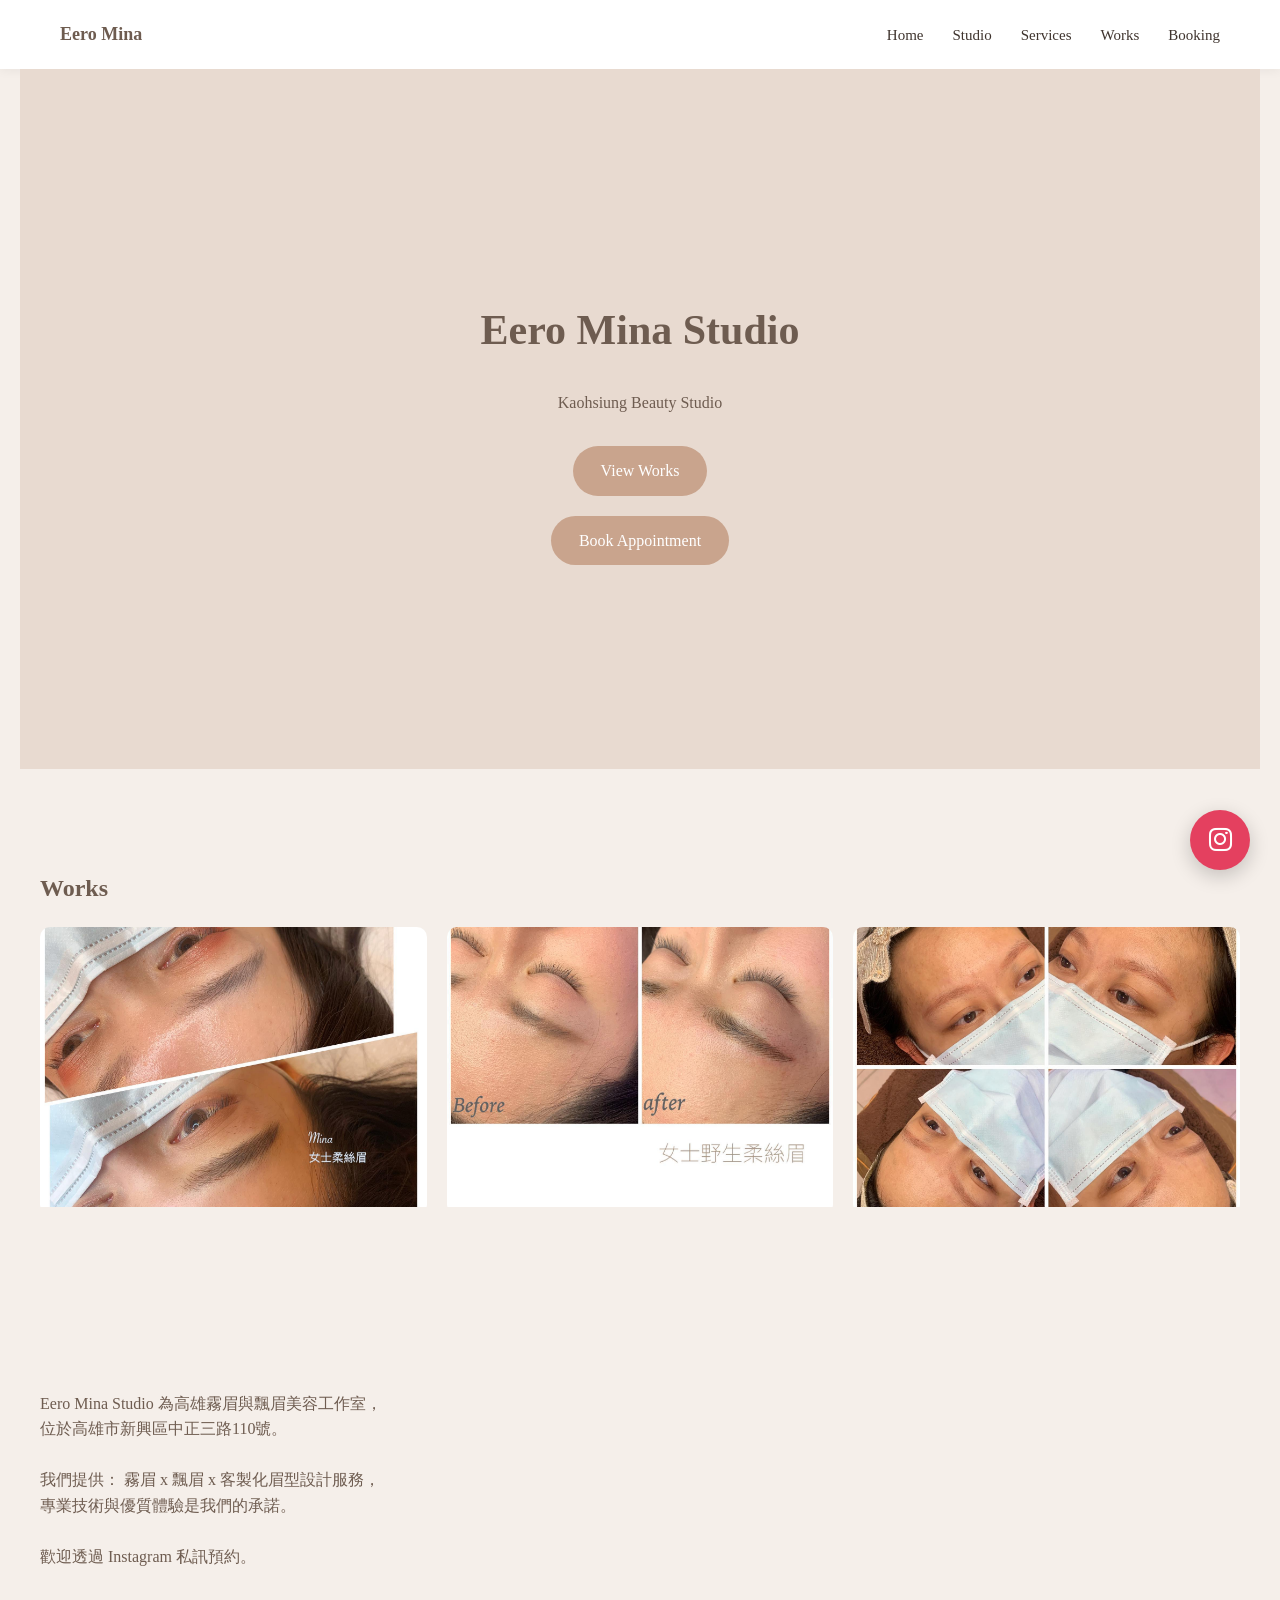
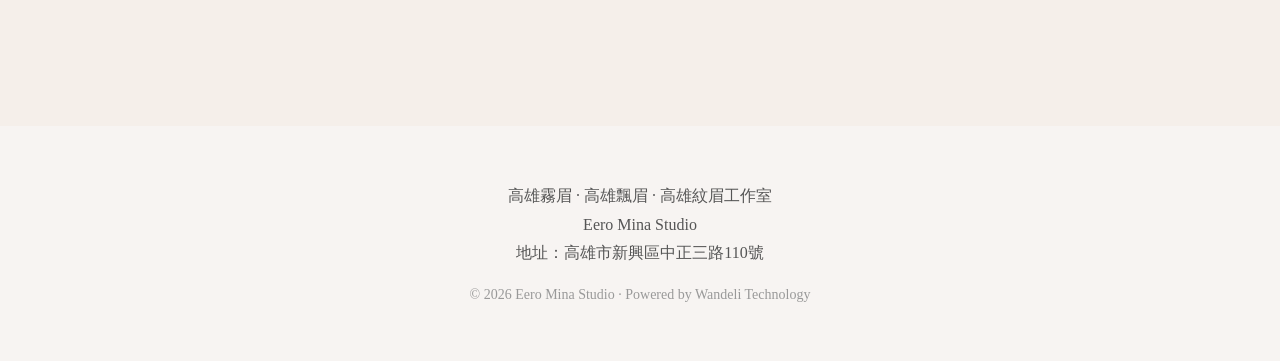
<file: docs/index.html>
<!DOCTYPE html>
<html lang="zh-TW">

    <head>
        <meta charset="UTF-8">
        <meta name="viewport" content="width=device-width, initial-scale=1">
        <title>Eero Mina Studio | 高雄霧眉 飄眉 紋眉工作室</title>

        <meta name="description" content="Eero Mina Studio 位於高雄市新興區中正三路110號，提供霧眉、飄眉與客製化眉型設計服務，歡迎透過 Instagram 私訊預約。">
        <meta name="keywords" content="高雄霧眉,高雄飄眉,高雄紋眉,高雄美容工作室,Eero Mina Studio">
        <meta name="author" content="Eero Mina Studio">
        <link rel="canonical" href="https://elliotcs30.github.io/eero-mina-studio/">

        <meta property="og:title" content="Eero Mina Studio | 高雄霧眉飄眉工作室">
        <meta property="og:description" content="高雄專業霧眉、飄眉美容工作室">
        <meta property="og:image" content="https://elliotcs30.github.io/eero-mina-studio/images/work1.jpg">
        <meta property="og:type" content="website">

        <link rel="icon" href="images/favicon.ico">
        <link rel="stylesheet" href="https://cdnjs.cloudflare.com/ajax/libs/font-awesome/6.5.0/css/all.min.css">
        <link rel="stylesheet" href="css/style.css">
    </head>

    <body>
        <nav class="navbar">
            <div class="logo">Eero Mina</div>
            <div>
                <a href="index.html">Home</a>
                <a href="studio.html">Studio</a>
                <a href="services.html">Services</a>
                <a href="works.html">Works</a>
                <a href="booking.html">Booking</a>
            </div>
        </nav>

        <section class="hero">
            <h1>Eero Mina Studio</h1>
            <p>Kaohsiung Beauty Studio</p>
            <a href="works.html" class="btn">
                View Works
            </a>
            <a href="booking.html" class="btn">
                Book Appointment
            </a>
        </section>
        <section>
            <h2>Works</h2>
            <div class="works-grid">
                <div class="work-card">
                    <img src="images/work1.jpg" alt="高雄霧眉作品 Eero Mina Studio" onclick="openImage(this)">
                </div>
                <div class="work-card">
                    <img src="images/work2.jpg" alt="高雄霧眉作品 Eero Mina Studio" onclick="openImage(this)">
                </div>
                <div class="work-card">
                    <img src="images/work3.jpg" alt="高雄霧眉作品 Eero Mina Studio" onclick="openImage(this)">
                </div>
            </div>
        </section>
        <section class="seo-text">
            <p>
                Eero Mina Studio 為高雄霧眉與飄眉美容工作室，<br>
                位於高雄市新興區中正三路110號。<br>
                <br>
                我們提供： 霧眉 x 飄眉 x 客製化眉型設計服務，<br>
                專業技術與優質體驗是我們的承諾。<br>
                <br>
                歡迎透過 Instagram 私訊預約。<br>
            </p>
        </section>

        <footer>
            <p class="footer-info">
            高雄霧眉 · 高雄飄眉 · 高雄紋眉工作室<br>
            Eero Mina Studio<br>
            地址：高雄市新興區中正三路110號
            </p>

            <p class="footer-copy">
            © 2026 Eero Mina Studio · Powered by Wandeli Technology
            </p>
        </footer>

        <div id="lightbox" onclick="closeImage()">
            <img id="lightbox-img">
        </div>
        <a href="https://instagram.com/eero_mina" class="ig-float" target="_blank">
            <i class="fa-brands fa-instagram"></i>
        </a>

        <script>
            function openImage(img) {
                document.getElementById("lightbox").style.display = "flex";
                document.getElementById("lightbox-img").src = img.src;
            }

            function closeImage() {
                document.getElementById("lightbox").style.display = "none";
            }
        </script>

        <script type="application/ld+json">
            {
                "@context": "https://schema.org",
                "@type": "BeautySalon",
                "name": "Eero Mina Studio",
                "address": {
                "@type": "PostalAddress",
                "streetAddress": "中正三路110號",
                "addressLocality": "新興區",
                "addressRegion": "高雄市",
                "addressCountry": "TW"
                },
                "url": "https://elliotcs30.github.io/eero-mina-studio",
                "sameAs": [
                "https://instagram.com/eero_mina"
                ]
            }
        </script>
    </body>
</html>
</file>
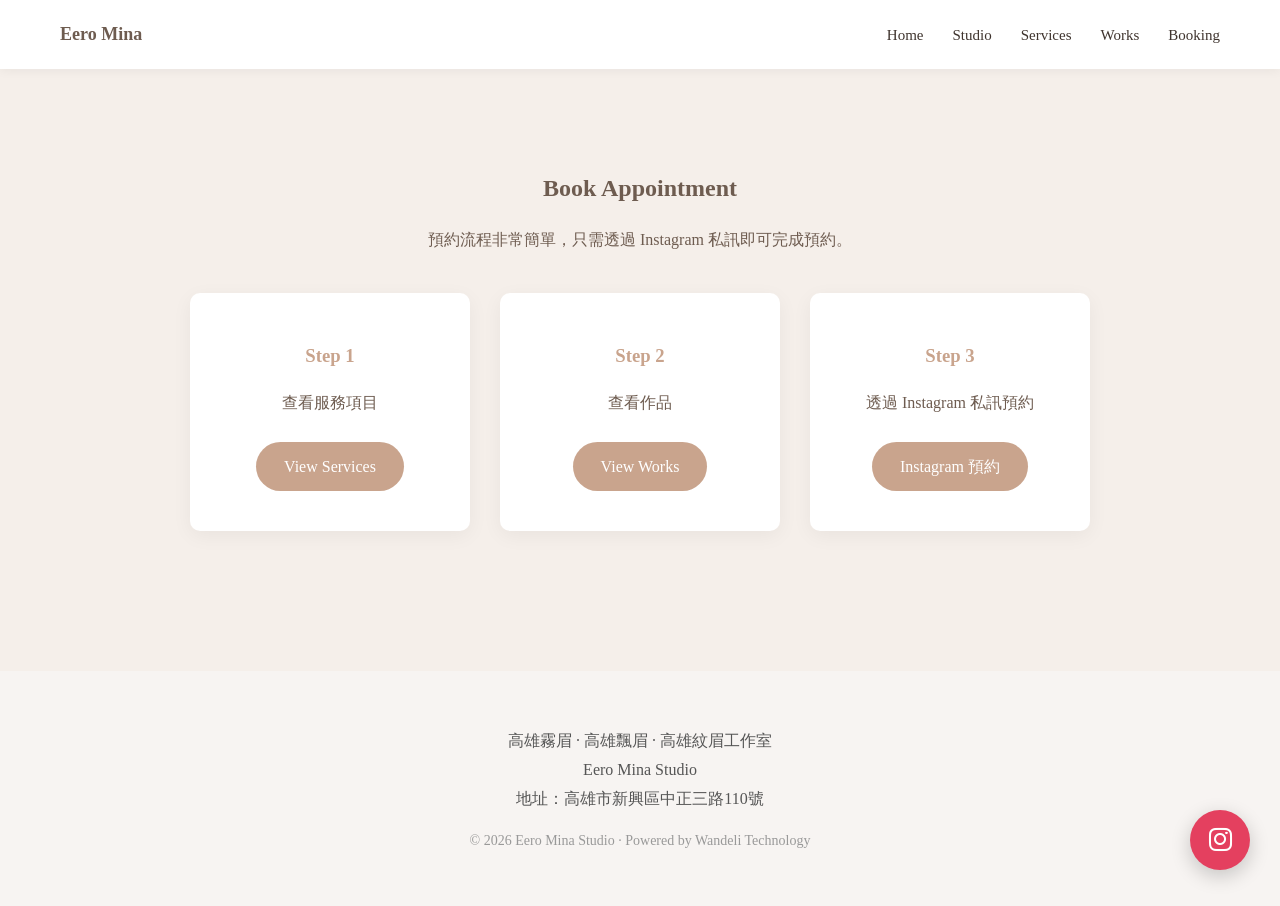
<file: docs/booking.html>
<!DOCTYPE html>
<html lang="en">
    <head>
        <meta charset="UTF-8">
        <meta name="viewport" content="width=device-width, initial-scale=1">
        <title>Eero Mina Studio | 高雄霧眉 飄眉 紋眉工作室</title>

        <meta name="description" content="Eero Mina Studio 位於高雄市新興區中正三路110號，提供霧眉、飄眉與客製化眉型設計服務，歡迎透過 Instagram 私訊預約。">
        <meta name="keywords" content="高雄霧眉,高雄飄眉,高雄紋眉,高雄美容工作室,Eero Mina Studio">
        <meta name="author" content="Eero Mina Studio">
        <link rel="canonical" href="https://elliotcs30.github.io/eero-mina-studio/">

        <meta property="og:title" content="Eero Mina Studio | 高雄霧眉飄眉工作室">
        <meta property="og:description" content="高雄專業霧眉、飄眉美容工作室">
        <meta property="og:image" content="https://elliotcs30.github.io/eero-mina-studio/images/work1.jpg">
        <meta property="og:type" content="website">

        <link rel="icon" href="images/favicon.ico">
        <link rel="stylesheet" href="https://cdnjs.cloudflare.com/ajax/libs/font-awesome/6.5.0/css/all.min.css">
        <link rel="stylesheet" href="css/style.css">
    </head>

    <body>
        <nav class="navbar">
            <div class="logo">Eero Mina</div>
            <div>
                <a href="index.html">Home</a>
                <a href="studio.html">Studio</a>
                <a href="services.html">Services</a>
                <a href="works.html">Works</a>
                <a href="booking.html">Booking</a>
            </div>
        </nav>

        <section class="booking">
            <h1>Book Appointment</h1>
            <p class="booking-intro">
                預約流程非常簡單，只需透過 Instagram 私訊即可完成預約。
            </p>

            <div class="booking-steps">
                <div class="step">
                    <h3>Step 1</h3>
                    <p>查看服務項目</p>

                    <a href="services.html" class="btn">
                        View Services
                    </a>
                </div>
                <div class="step">
                    <h3>Step 2</h3>
                    <p>查看作品</p>
                    <a href="works.html" class="btn">
                        View Works
                    </a>
                </div>
                <div class="step">
                    <h3>Step 3</h3>
                    <p>透過 Instagram 私訊預約</p>
                    <a href="https://instagram.com/eero_mina" class="btn" target="_blank">
                        Instagram 預約
                    </a>
                </div>
            </div>
        </section>

        <footer>
            <p class="footer-info">
            高雄霧眉 · 高雄飄眉 · 高雄紋眉工作室<br>
            Eero Mina Studio<br>
            地址：高雄市新興區中正三路110號
            </p>

            <p class="footer-copy">
            © 2026 Eero Mina Studio · Powered by Wandeli Technology
            </p>
        </footer>

        <div id="lightbox" onclick="closeImage()">
            <img id="lightbox-img">
        </div>
        <a href="https://instagram.com/eero_mina" class="ig-float" target="_blank">
            <i class="fa-brands fa-instagram"></i>
        </a>

        <script>
            function lineBooking() {
                const name = document.getElementById("name").value
                const date = document.getElementById("date").value
                const service = document.getElementById("service").value

                const message = `預約資訊
                    姓名：${name}
                    日期：${date}
                    服務：${service}
                    請透過IG私訊與我確認預約時間`

                const url = "https://instagram.com/eero_mina"

                window.open(url)
            }
            
            function openImage(img) {
                document.getElementById("lightbox").style.display = "flex";
                document.getElementById("lightbox-img").src = img.src;
            }

            function closeImage() {
                document.getElementById("lightbox").style.display = "none";
            }
        </script>
    </body>
</html>
</file>
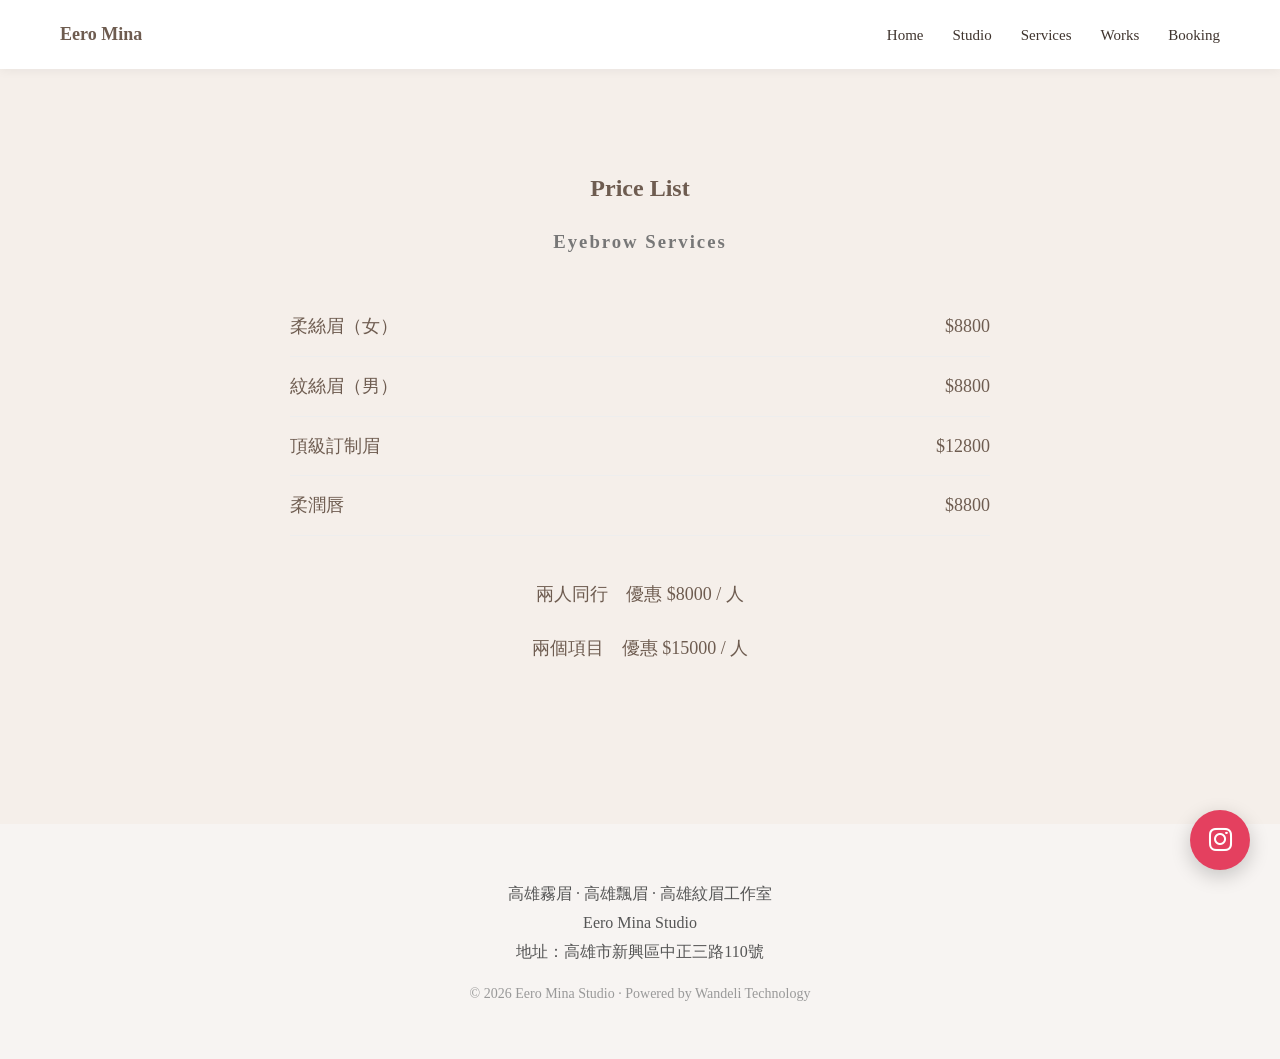
<file: docs/services.html>
<!DOCTYPE html>
<html lang="en">
    <head>
        <meta charset="UTF-8">
        <meta name="viewport" content="width=device-width, initial-scale=1">
        <title>Eero Mina Studio | 高雄霧眉 飄眉 紋眉工作室</title>

        <meta name="description" content="Eero Mina Studio 位於高雄市新興區中正三路110號，提供霧眉、飄眉與客製化眉型設計服務，歡迎透過 Instagram 私訊預約。">
        <meta name="keywords" content="高雄霧眉,高雄飄眉,高雄紋眉,高雄美容工作室,Eero Mina Studio">
        <meta name="author" content="Eero Mina Studio">
        <link rel="canonical" href="https://elliotcs30.github.io/eero-mina-studio/">

        <meta property="og:title" content="Eero Mina Studio | 高雄霧眉飄眉工作室">
        <meta property="og:description" content="高雄專業霧眉、飄眉美容工作室">
        <meta property="og:image" content="https://elliotcs30.github.io/eero-mina-studio/images/work1.jpg">
        <meta property="og:type" content="website">

        <link rel="icon" href="images/favicon.ico">
        <link rel="stylesheet" href="https://cdnjs.cloudflare.com/ajax/libs/font-awesome/6.5.0/css/all.min.css">
        <link rel="stylesheet" href="css/style.css">
    </head>

    <body>
        <nav class="navbar">
            <div class="logo">Eero Mina</div>
            <div>
                <a href="index.html">Home</a>
                <a href="studio.html">Studio</a>
                <a href="services.html">Services</a>
                <a href="works.html">Works</a>
                <a href="booking.html">Booking</a>
            </div>
        </nav>

        <section class="services">
            <h1>Price List</h1>
            <h3 class="service-category">Eyebrow Services</h3>
            <div class="service-item">
                <span>柔絲眉（女）</span>
                <span>$8800</span>
            </div>
            <div class="service-item">
                <span>紋絲眉（男）</span>
                <span>$8800</span>
            </div>
            <div class="service-item">
                <span>頂級訂制眉</span>
                <span>&nbsp;&nbsp;&nbsp;&nbsp;$12800</span>
            </div>
            <div class="service-item">
                <span>柔潤唇</span>
                <span>
                    &nbsp;&nbsp;&nbsp;&nbsp;&nbsp;
                    &nbsp;&nbsp;&nbsp;&nbsp;&nbsp;
        
                    $8800
                </span>
            </div>
            <div class="service-promo">
                <p>兩人同行　優惠 $8000 / 人</p>
                <p>兩個項目　優惠 $15000 / 人</p>
            </div>
        </section>

        <footer>
            <p class="footer-info">
            高雄霧眉 · 高雄飄眉 · 高雄紋眉工作室<br>
            Eero Mina Studio<br>
            地址：高雄市新興區中正三路110號
            </p>

            <p class="footer-copy">
            © 2026 Eero Mina Studio · Powered by Wandeli Technology
            </p>
        </footer>

        <div id="lightbox" onclick="closeImage()">
            <img id="lightbox-img">
        </div>
        <a href="https://instagram.com/eero_mina" class="ig-float" target="_blank">
            <i class="fa-brands fa-instagram"></i>
        </a>

        <script>
            function openImage(img) {
                document.getElementById("lightbox").style.display = "flex";
                document.getElementById("lightbox-img").src = img.src;
            }

            function closeImage() {
                document.getElementById("lightbox").style.display = "none";
            }
        </script>
    </body>
</html>
</file>
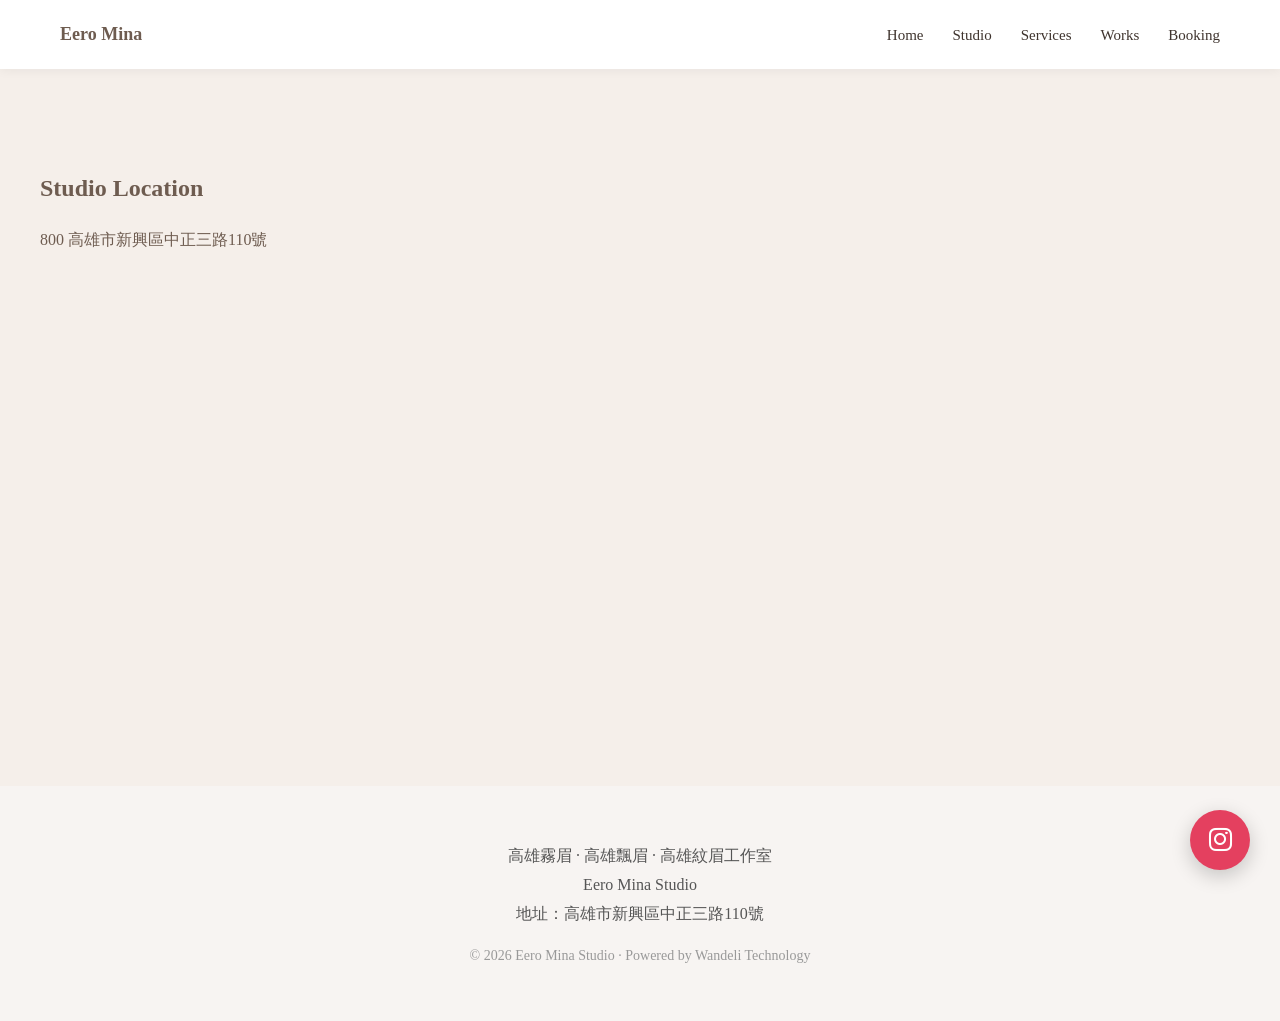
<file: docs/studio.html>
<!DOCTYPE html>
<html lang="en">
    <head>
        <meta charset="UTF-8">
        <meta name="viewport" content="width=device-width, initial-scale=1">
        <title>Eero Mina Studio | 高雄霧眉 飄眉 紋眉工作室</title>

        <meta name="description" content="Eero Mina Studio 位於高雄市新興區中正三路110號，提供霧眉、飄眉與客製化眉型設計服務，歡迎透過 Instagram 私訊預約。">
        <meta name="keywords" content="高雄霧眉,高雄飄眉,高雄紋眉,高雄美容工作室,Eero Mina Studio">
        <meta name="author" content="Eero Mina Studio">
        <link rel="canonical" href="https://elliotcs30.github.io/eero-mina-studio/">

        <meta property="og:title" content="Eero Mina Studio | 高雄霧眉飄眉工作室">
        <meta property="og:description" content="高雄專業霧眉、飄眉美容工作室">
        <meta property="og:image" content="https://elliotcs30.github.io/eero-mina-studio/images/work1.jpg">
        <meta property="og:type" content="website">

        <link rel="icon" href="images/favicon.ico">
        <link rel="stylesheet" href="https://cdnjs.cloudflare.com/ajax/libs/font-awesome/6.5.0/css/all.min.css">
        <link rel="stylesheet" href="css/style.css">
    </head>

    <body>
        <nav class="navbar">
            <div class="logo">Eero Mina</div>
            <div>
                <a href="index.html">Home</a>
                <a href="studio.html">Studio</a>
                <a href="services.html">Services</a>
                <a href="works.html">Works</a>
                <a href="booking.html">Booking</a>
            </div>
        </nav>

        <section>
            <h2>Studio Location</h2>
            <p>
                800 高雄市新興區中正三路110號
            </p>
            <iframe
            src="https://www.google.com/maps?q=22.6313407,120.305753&output=embed"
            width="100%"
            height="350"
            style="border:0;"
            loading="lazy">
            </iframe>
        </section>

        <footer>
            <p class="footer-info">
            高雄霧眉 · 高雄飄眉 · 高雄紋眉工作室<br>
            Eero Mina Studio<br>
            地址：高雄市新興區中正三路110號
            </p>

            <p class="footer-copy">
            © 2026 Eero Mina Studio · Powered by Wandeli Technology
            </p>
        </footer>

        <div id="lightbox" onclick="closeImage()">
            <img id="lightbox-img">
        </div>
        <a href="https://instagram.com/eero_mina" class="ig-float" target="_blank">
            <i class="fa-brands fa-instagram"></i>
        </a>

        <script>
            function openImage(img) {
                document.getElementById("lightbox").style.display = "flex";
                document.getElementById("lightbox-img").src = img.src;
            }

            function closeImage() {
                document.getElementById("lightbox").style.display = "none";
            }
        </script>
    </body>
</html>
</file>
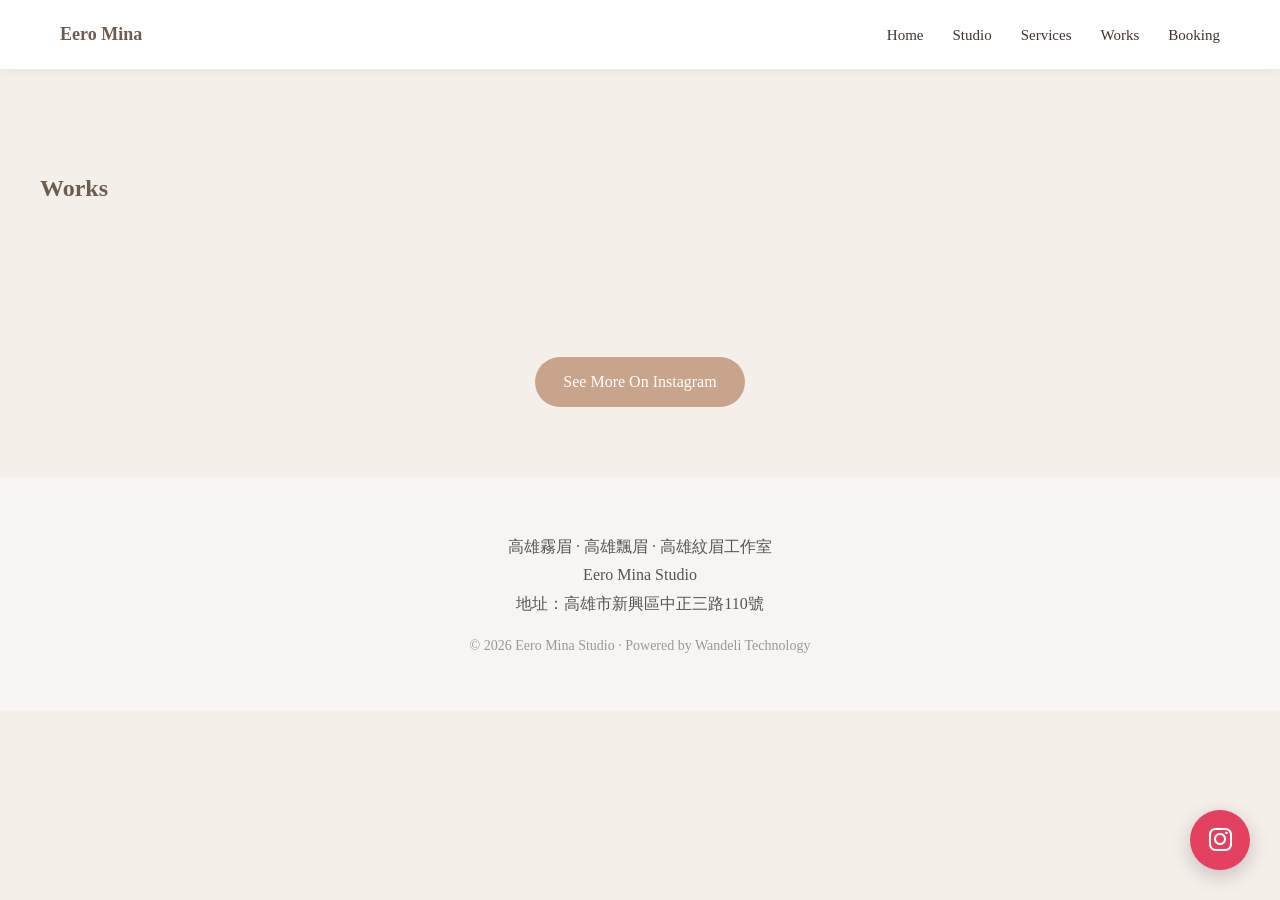
<file: docs/works.html>
<!DOCTYPE html>
<html lang="en">
    <head>
        <meta charset="UTF-8">
        <meta name="viewport" content="width=device-width, initial-scale=1">
        <title>Eero Mina Studio | 高雄霧眉 飄眉 紋眉工作室</title>

        <meta name="description" content="Eero Mina Studio 位於高雄市新興區中正三路110號，提供霧眉、飄眉與客製化眉型設計服務，歡迎透過 Instagram 私訊預約。">
        <meta name="keywords" content="高雄霧眉,高雄飄眉,高雄紋眉,高雄美容工作室,Eero Mina Studio">
        <meta name="author" content="Eero Mina Studio">
        <link rel="canonical" href="https://elliotcs30.github.io/eero-mina-studio/">

        <meta property="og:title" content="Eero Mina Studio | 高雄霧眉飄眉工作室">
        <meta property="og:description" content="高雄專業霧眉、飄眉美容工作室">
        <meta property="og:image" content="https://elliotcs30.github.io/eero-mina-studio/images/work1.jpg">
        <meta property="og:type" content="website">

        <link rel="icon" href="images/favicon.ico">
        <link rel="stylesheet" href="https://cdnjs.cloudflare.com/ajax/libs/font-awesome/6.5.0/css/all.min.css">
        <link rel="stylesheet" href="css/style.css">
    </head>

    <body>
        <nav class="navbar">
            <div class="logo">Eero Mina</div>
            <div>
                <a href="index.html">Home</a>
                <a href="studio.html">Studio</a>
                <a href="services.html">Services</a>
                <a href="works.html">Works</a>
                <a href="booking.html">Booking</a>
            </div>
        </nav>

        <section>
            <h1>Works</h1>
            <!-- Elfsight Instagram Feed | Untitled Instagram Feed -->
            <script src="https://elfsightcdn.com/platform.js" async></script>
            <div class="elfsight-app-da83760b-b030-43f9-8f3a-8714cb7ae56d" data-elfsight-app-lazy></div>
        </section>
        <div style="text-align:center;margin-top:40px;">
            <a href="https://instagram.com/eero_mina" class="btn" target="_blank">
            See More On Instagram
            </a>
        </div>

        <footer>
            <p class="footer-info">
            高雄霧眉 · 高雄飄眉 · 高雄紋眉工作室<br>
            Eero Mina Studio<br>
            地址：高雄市新興區中正三路110號
            </p>

            <p class="footer-copy">
            © 2026 Eero Mina Studio · Powered by Wandeli Technology
            </p>
        </footer>

        <div id="lightbox" onclick="closeImage()">
            <img id="lightbox-img">
        </div>
        <a href="https://instagram.com/eero_mina" class="ig-float" target="_blank">
            <i class="fa-brands fa-instagram"></i>
        </a>

        <script>
            function openImage(img) {
                document.getElementById("lightbox").style.display = "flex";
                document.getElementById("lightbox-img").src = img.src;
            }

            function closeImage() {
                document.getElementById("lightbox").style.display = "none";
            }
        </script>
    </body>
</html>
</file>
<file: docs/css/style.css>
:root {
    --primary:#C9A48D;
    --secondary:#E8DAD0;
    --background:#F5EFEA;
    --text:#6E5C50;
    --dark:#3F342E;
}

body {
    margin:0;
    font-family: "Noto Serif TC", serif;
    background:var(--background);
    color:var(--text);
    line-height:1.6;
}


/* container */
section {
    max-width: 1200px;
    margin: auto;
    padding: 80px 20px;
}


/* navbar */

.navbar {
    display:flex;
    justify-content:space-between;
    align-items:center;
    padding:20px 60px;
    background:white;
    box-shadow:0 2px 10px rgba(0,0,0,0.05);
}

.navbar a {
    text-decoration:none;
    color:var(--dark);
    margin-left:25px;
    font-size:15px;
}

.logo {
    font-weight:600;
    font-size:18px;
}


/* hero */
.hero {
    height:60vh;
    display:flex;
    flex-direction:column;
    align-items:center;
    justify-content:center;
    text-align:center;
    background:var(--secondary);
}

.hero h1 {
    font-size:42px;
    margin-bottom:10px;
}

.hero p {
    margin-bottom:20px;
}

/* button */
.btn {
    display:inline-block;
    padding:12px 28px;
    background:var(--primary);
    color:white;
    border-radius:30px;
    text-decoration:none;
    border:none;
    cursor:pointer;
}

.btn:hover {
    opacity:0.9;
}

/* works */
.works-grid {
    display:grid;
    grid-template-columns:repeat(3,1fr);
    gap:20px;
}

.work-card {
    overflow:hidden;
    border-radius:10px;
}

.work-card img {
    width:100%;
    height:280px;
    object-fit:cover;
    transition:0.4s;
}

.work-card img:hover {
    transform:scale(1.05);
}


/* services */
.service-grid {
    display:grid;
    grid-template-columns:repeat(3,1fr);
    gap:25px;
    margin-top:40px;
}

.service-card{
    background:white;
    padding:40px;
    border-radius:12px;
    text-align:center;
    box-shadow:0 5px 20px rgba(0,0,0,0.05);
}

.service-card h3 {
    margin-bottom:10px;
    font-size:22px;
}


/* price */
.price-item {
    background:white;
    padding:25px;
    border-radius:10px;
    margin-top:20px;
    max-width:400px;
    box-shadow:0 5px 20px rgba(0,0,0,0.05);
}

/* studio */
.studio img {
    width:100%;
    max-width:500px;
    border-radius:10px;
    margin-bottom:20px;
}


/* booking */
.booking form {
    display:flex;
    gap:10px;
    flex-wrap:wrap;
    margin-top:20px;
}

.booking input,
.booking select {
    padding:10px;
    border-radius:6px;
    border:1px solid #ddd;
}

/* contact */
.contact form {
    display:flex;
    gap:10px;
    flex-wrap:wrap;
    margin-top:20px;
}

.contact input,
.contact textarea {
    padding:10px;
    border-radius:6px;
    border:1px solid #ddd;
}


/* footer */
footer{

text-align:center;
padding:40px 20px;
background:#f7f4f2;
margin-top:60px;

}

.footer-info{

line-height:1.8;
color:#555;

}

.footer-copy{

margin-top:10px;
font-size:14px;
color:#999;

}

footer a{

display:inline-block;
margin-top:10px;
text-decoration:none;
color:#C9A48D;

}

#lightbox {
    display:none;
    position:fixed;
    top:0;
    left:0;
    width:100%;
    height:100%;
    background:rgba(0,0,0,0.8);
    align-items:center;
    justify-content:center;
    z-index:999;
}

#lightbox img {
    max-width:90%;
    max-height:90%;
    border-radius:10px;
}

/* Cell phone RWD*/
@media(max-width:768px){
    .works-grid{
        grid-template-columns:1fr;
    }
    .service-grid{
        grid-template-columns:1fr;
    }
    .navbar{
        padding:20px;
    }
    .booking-steps{

grid-template-columns:1fr;

}
}

.btn {
    display:inline-block;
    padding:12px 28px;
    background:#C9A48D;
    color:white;
    border-radius:30px;
    text-decoration:none;
    margin:10px;
}

iframe {
    border-radius:10px;
    margin-top:20px;
}

.line-float {
    position:fixed;
    bottom:30px;
    right:30px;
    background:#06C755;
    color:white;
    padding:14px 22px;
    border-radius:40px;
    font-size:16px;
    text-decoration:none;
    box-shadow:0 6px 20px rgba(0,0,0,0.2);
    z-index:999;
    transition:0.3s;
}

.line-float:hover {
    transform:scale(1.05);
}

.services {
    max-width:700px;
    margin:auto;
    padding:80px 20px;
}

.services h1 {
    text-align:center;
    margin-bottom:20px;
}

.service-category {
    text-align:center;
    letter-spacing:2px;
    color:#777;
    margin-bottom:40px;
}

.service-item {
    display:flex;
    justify-content:space-between;
    padding:15px 0;
    border-bottom:1px solid #eee;
    font-size:18px;
}

.service-promo {
    margin-top:40px;
    text-align:center;
    font-size:18px;
    line-height:2;
}


.booking{

max-width:900px;
margin:auto;
padding:80px 20px;
text-align:center;

}

.booking-intro{

margin-bottom:40px;

}

.booking-steps{

display:grid;
grid-template-columns:repeat(3,1fr);
gap:30px;

}

.step{

background:white;
padding:30px;
border-radius:10px;
box-shadow:0 5px 20px rgba(0,0,0,0.05);

}

.step h3{

color:#C9A48D;

}


.ig-float{

position:fixed;
bottom:30px;
right:30px;

width:60px;
height:60px;

background:#E4405F;

border-radius:50%;

display:flex;
align-items:center;
justify-content:center;

color:white;
font-size:26px;

text-decoration:none;

box-shadow:0 6px 20px rgba(0,0,0,0.2);

z-index:999;

transition:0.3s;

}

.ig-float:hover{

transform:scale(1.1);

}
</file>
